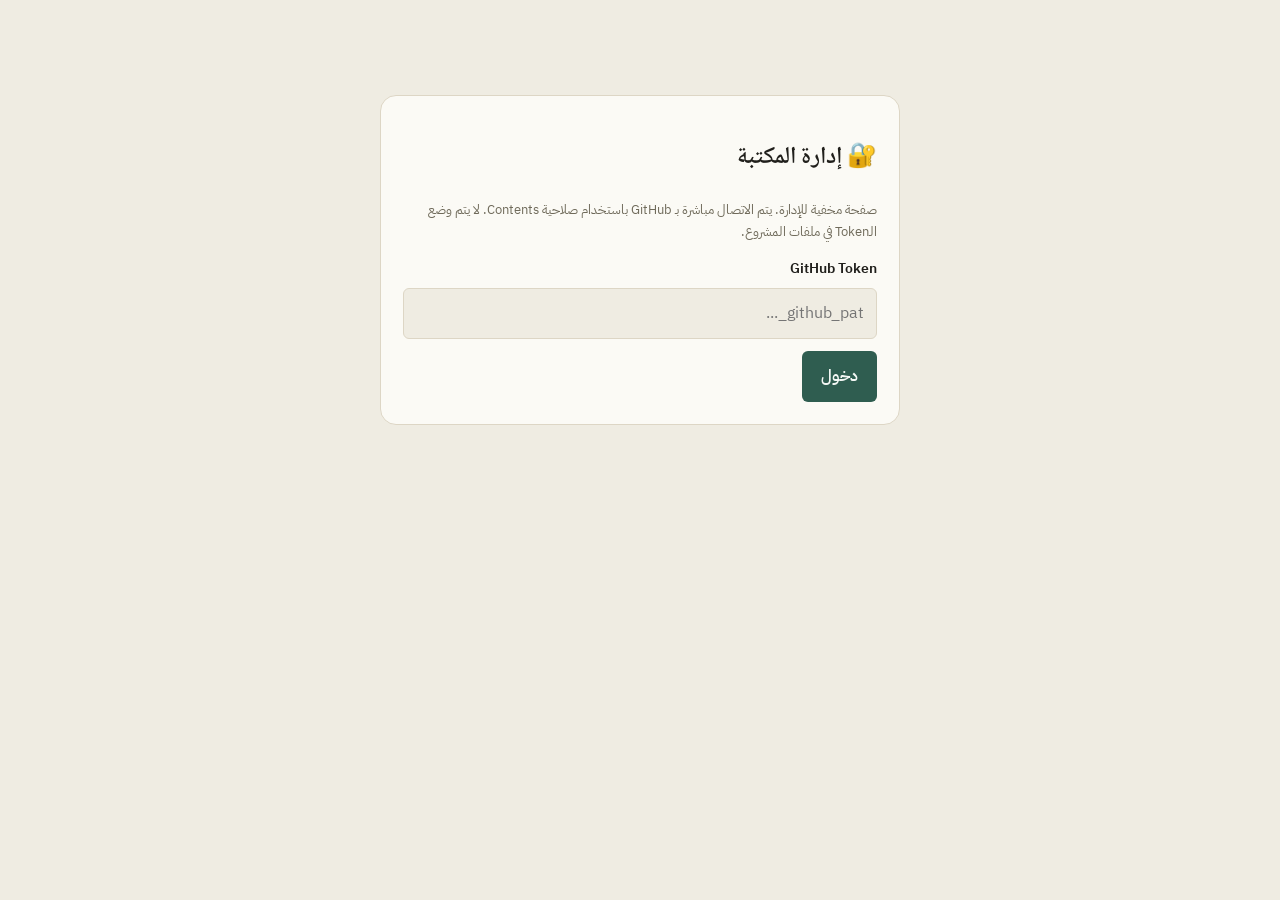
<file: admin.html>
<!doctype html>
<html lang="ar" dir="rtl">
<head>
<meta charset="utf-8"><meta name="viewport" content="width=device-width,initial-scale=1">
<link rel="icon" href="icons/icon-192.png" type="image/png">
<link rel="preconnect" href="https://fonts.googleapis.com">
<link rel="preconnect" href="https://fonts.gstatic.com" crossorigin>
<link href="https://fonts.googleapis.com/css2?family=Noto+Naskh+Arabic:wght@500;600;700&family=IBM+Plex+Sans+Arabic:wght@400;500;600;700&display=swap" rel="stylesheet">
<title>إدارة المكتبة</title><link rel="stylesheet" href="style.css">
<style>
body{font-family:var(--font-body)}
.admin{max-width:1000px;margin:auto;padding:25px 15px}.panel{background:var(--surface);border:1px solid var(--line);border-radius:var(--radius-l);padding:22px;margin-bottom:18px}
h1,h2{font-family:var(--font-display)}
label{display:block;font-weight:600;margin:14px 0 7px;font-size:14px}input,textarea,select{width:100%;padding:11px 12px;border:1px solid var(--line);border-radius:var(--radius-s);background:var(--bg);color:var(--text);font:inherit}textarea{min-height:85px}.row{display:grid;grid-template-columns:1fr 1fr;gap:14px}.btn{border:1px solid transparent;border-radius:var(--radius-s);padding:11px 18px;cursor:pointer;margin-top:12px;font-weight:600}.primary{background:var(--primary);color:var(--primary-ink)}.soft{background:var(--soft);color:var(--text);border-color:var(--line)}.danger{background:transparent;color:var(--danger);border-color:var(--danger)}.hint{color:var(--muted);font-size:13px;line-height:1.7}.msg{margin-top:13px;padding:12px;border-radius:var(--radius-s);background:var(--soft);border:1px solid var(--line)}.login{max-width:520px;margin:70px auto}.part-upload{display:grid;grid-template-columns:26px 1fr auto;gap:10px;align-items:center;margin:6px 0;padding:9px 12px;background:var(--soft);border-radius:var(--radius-s)}.order-num{color:var(--muted);font-weight:600;text-align:center;font-size:13px}.file-name{overflow:hidden;text-overflow:ellipsis;white-space:nowrap;font-size:14px}.file-actions{display:flex;gap:4px}.file-actions button{margin:0;padding:6px 9px;font-size:12px}.files-list{max-height:360px;overflow:auto;padding-inline-end:4px;margin-top:8px}.site-row{display:flex;align-items:center;justify-content:space-between;gap:10px;border-bottom:1px solid var(--line);padding:13px 0}.site-row:last-child{border:0}.actions{display:flex;gap:7px;flex-wrap:wrap}.check{display:flex;gap:9px;align-items:center;margin-top:13px}.check input{width:auto}@media(max-width:650px){.row{grid-template-columns:1fr}.part-upload{grid-template-columns:22px 1fr}.file-actions{grid-column:1/-1;justify-content:flex-end;margin-top:4px}}
</style></head>
<body>
<div class="admin">
<section id="login" class="panel login">
<h1>🔐 إدارة المكتبة</h1><p class="hint">صفحة مخفية للإدارة. يتم الاتصال مباشرة بـ GitHub باستخدام صلاحية Contents. لا يتم وضع الـToken في ملفات المشروع.</p>
<label>GitHub Token</label><input id="token" type="password" autocomplete="off" placeholder="github_pat_...">
<button class="btn primary" id="loginBtn">دخول</button>
</section>

<div id="app" class="hidden">
<section class="panel">
<h1>⚙️ إعدادات GitHub</h1>
<div class="row"><div><label>Owner</label><input id="owner" placeholder="ahmed-programmer-1"></div><div><label>Repository</label><input id="repo" placeholder="rdry"></div></div>
<label>Branch</label><input id="branch" value="main">
<button class="btn primary" id="saveSettings">اختبار الاتصال وحفظ</button>
<button class="btn soft" id="logout">تسجيل الخروج</button>
</section>

<section class="panel">
<h2 id="formTitle">➕ إضافة محتوى</h2>
<div class="row"><div><label>اسم الدرس / الكورس</label><input id="name" placeholder="JavaScript للمبتدئين"></div><div><label>التصنيف</label><input id="category" placeholder="JavaScript"></div></div>
<label>الوصف</label><textarea id="description" placeholder="وصف يظهر على الكرت"></textarea>
<div class="row"><div><label>المستوى</label><select id="level"><option value="">بدون تحديد</option><option>مبتدئ</option><option>متوسط</option><option>متقدم</option></select></div><div><label>المدة</label><input id="duration" placeholder="120 دقيقة"></div></div>
<label>الوسوم</label><input id="tags" placeholder="javascript, frontend, beginner">
<label>صورة الكرت (اختياري)</label><input id="image" type="file" accept="image/*">
<label>أجزاء الدرس</label>
<p class="hint">اختر كل ملفات HTML للدرس دفعة واحدة — من غير حد أقصى لعددها. هيتم ترتيبها تلقائيًا حسب اسم الملف، وتقدر تعدّل الترتيب بالأسهم لو حبيت.</p>
<input id="htmlFiles" type="file" accept=".html,.htm,text/html" multiple>
<div id="selectedFiles"></div>
<label class="check"><input id="featured" type="checkbox"> ⭐ اجعل هذا المحتوى مميزًا</label>
<button class="btn primary" id="submit">رفع إلى GitHub</button>
<button class="btn soft hidden" id="cancel">إلغاء التعديل</button>
<div id="msg" class="msg hidden"></div>
</section>

<section class="panel"><h2>📚 المحتوى الحالي</h2><div id="list">جاري التحميل...</div></section>
</div>
</div>

<script>
const API="https://api.github.com";let token=sessionStorage.getItem("libraryToken")||"",sites=[],editing=-1;
const $=x=>document.getElementById(x);
function cfg(){return{owner:$("owner").value.trim(),repo:$("repo").value.trim(),branch:$("branch").value.trim()||"main"}}
function headers(){return{"Accept":"application/vnd.github+json","Authorization":"Bearer "+token,"X-GitHub-Api-Version":"2022-11-28","Content-Type":"application/json"}}
function msg(t,err=false){$("msg").textContent=t;$("msg").style.background=err?"#fef3f2":"var(--soft)";$("msg").style.color=err?"#b42318":"var(--text)";$("msg").classList.remove("hidden")}
function esc(v){return String(v??"").replace(/[&<>"']/g,c=>({"&":"&amp;","<":"&lt;",">":"&gt;",'"':"&quot;","'":"&#039;"}[c]))}
function slug(v){return (v.normalize("NFKD").replace(/[^\u0600-\u06FF\w\s-]/g,"").trim().replace(/\s+/g,"-").replace(/-+/g,"-")||"content")+"-"+Math.random().toString(36).slice(2,7)}
function b64(t){const a=new TextEncoder().encode(t);let s="";for(let i=0;i<a.length;i+=0x8000)s+=String.fromCharCode(...a.subarray(i,i+0x8000));return btoa(s)}
function f64(f){return new Promise((res,rej)=>{const r=new FileReader();r.onload=()=>res(r.result.split(",")[1]);r.onerror=rej;r.readAsDataURL(f)})}
async function apiError(r){let text="";try{text=await r.text()}catch{}let m=text;try{const j=JSON.parse(text);m=j.message||text}catch{}
 if(r.status===401)return Error("Token غير صالح أو منتهي. تأكد من نسخ Token صحيح.");
 if(r.status===403)return Error("لا تملك صلاحية كافية (تأكد أن Token يملك Contents: Read and write).");
 if(r.status===404)return Error("لم يتم العثور على المستودع. تأكد من Owner وRepository وأن Token يملك صلاحية الوصول له.");
 if(r.status===409||r.status===422)return Error("تعارض في البيانات (قد يكون الملف تغيّر في GitHub). أعد المحاولة بعد تحديث الصفحة.");
 return Error(m||("خطأ من GitHub: "+r.status))}
async function get(path){const c=cfg(),url=`${API}/repos/${encodeURIComponent(c.owner)}/${encodeURIComponent(c.repo)}/contents/${path.split("/").map(encodeURIComponent).join("/")}?ref=${encodeURIComponent(c.branch)}`;const r=await fetch(url,{headers:headers()});if(r.status===404)return null;if(!r.ok)throw await apiError(r);return r.json()}
async function put(path,content,message,sha=null){const c=cfg(),url=`${API}/repos/${encodeURIComponent(c.owner)}/${encodeURIComponent(c.repo)}/contents/${path.split("/").map(encodeURIComponent).join("/")}`,body={message,content,branch:c.branch};if(sha)body.sha=sha;const r=await fetch(url,{method:"PUT",headers:headers(),body:JSON.stringify(body)});if(!r.ok)throw await apiError(r);return r.json()}
async function del(path,sha,message){const c=cfg(),url=`${API}/repos/${encodeURIComponent(c.owner)}/${encodeURIComponent(c.repo)}/contents/${path.split("/").map(encodeURIComponent).join("/")}`;const r=await fetch(url,{method:"DELETE",headers:headers(),body:JSON.stringify({message,sha,branch:c.branch})});if(!r.ok)throw await apiError(r)}
async function loadJson(){const x=await get("sites.json");if(!x){sites=[];return null}const bytes=Uint8Array.from(atob(x.content.replace(/\n/g,"")),c=>c.charCodeAt(0));sites=JSON.parse(new TextDecoder().decode(bytes));if(!Array.isArray(sites))sites=sites.sites||[];return x}
async function saveJson(item){return put("sites.json",b64(JSON.stringify(sites,null,2)+"\n"),"Update sites.json",item?.sha||null)}
function naturalCompare(a,b){const ax=[],bx=[];a.replace(/(\d+)|(\D+)/g,(_,d,s)=>{ax.push([d?parseInt(d,10):Infinity,s||""])});b.replace(/(\d+)|(\D+)/g,(_,d,s)=>{bx.push([d?parseInt(d,10):Infinity,s||""])});while(ax.length&&bx.length){const an=ax.shift(),bn=bx.shift();const nn=(an[0]-bn[0])||an[1].localeCompare(bn[1]);if(nn)return nn}return ax.length-bx.length}
function filesToDT(fs){const dt=new DataTransfer();fs.forEach(f=>dt.items.add(f));return dt.files}
function renderFiles(){
  const box=$("selectedFiles"),fs=[...$("htmlFiles").files];
  if(!fs.length){box.innerHTML="";return}
  box.innerHTML=`<p class="hint">${fs.length} ملف مختار.</p><div class="files-list">${fs.map((f,i)=>`<div class="part-upload"><span class="order-num">${i+1}</span><div class="file-name" title="${esc(f.name)}">${esc(f.name)}</div><div class="file-actions"><button type="button" class="btn soft move-up" data-i="${i}" ${i===0?"disabled":""}>▲</button><button type="button" class="btn soft move-down" data-i="${i}" ${i===fs.length-1?"disabled":""}>▼</button><button type="button" class="btn danger remove-file" data-i="${i}">حذف</button></div></div>`).join("")}</div>`;
  box.querySelectorAll(".remove-file").forEach(b=>b.onclick=()=>{const fs2=[...$("htmlFiles").files];fs2.splice(+b.dataset.i,1);$("htmlFiles").files=filesToDT(fs2);renderFiles()});
  box.querySelectorAll(".move-up").forEach(b=>b.onclick=()=>swapFiles(+b.dataset.i,+b.dataset.i-1));
  box.querySelectorAll(".move-down").forEach(b=>b.onclick=()=>swapFiles(+b.dataset.i,+b.dataset.i+1));
}
function swapFiles(i,j){const fs=[...$("htmlFiles").files];if(j<0||j>=fs.length)return;[fs[i],fs[j]]=[fs[j],fs[i]];$("htmlFiles").files=filesToDT(fs);renderFiles()}
$("htmlFiles").onchange=()=>{const sorted=[...$("htmlFiles").files].sort((a,b)=>naturalCompare(a.name,b.name));$("htmlFiles").files=filesToDT(sorted);renderFiles()};
async function runWithConcurrency(items,limit,worker){let idx=0;async function pull(){const i=idx++;if(i>=items.length)return;await worker(items[i],i);return pull()}await Promise.all(Array.from({length:Math.min(limit,items.length)},pull))}
function renderList(){$("list").innerHTML=sites.length?sites.map((s,i)=>`<div class="site-row"><div><strong>${esc(s.name)}</strong><div class="hint">${esc(s.category||"")} • ${(s.parts||[]).length||1} جزء ${s.featured?"• ⭐ مميز":""}</div></div><div class="actions"><button class="btn soft" onclick="editSite(${i})">تعديل</button><button class="btn danger" onclick="deleteSite(${i})">حذف</button></div></div>`).join(""):'<p class="hint">لا يوجد محتوى.</p>'}
window.editSite=i=>{const s=sites[i];editing=i;$("formTitle").textContent="✏️ تعديل المحتوى";$("name").value=s.name||"";$("category").value=s.category||"";$("description").value=s.description||"";$("level").value=s.level||"";$("duration").value=s.duration||"";$("tags").value=(s.tags||[]).join(", ");$("featured").checked=!!s.featured;$("htmlFiles").value="";const parts=s.parts||[];$("selectedFiles").innerHTML=`<p class="hint">الأجزاء الحالية (${parts.length}) — اترك اختيار الملفات فارغًا للإبقاء عليها كما هي:</p><div class="files-list">${parts.map((p,j)=>`<div class="part-upload"><span class="order-num">${j+1}</span><div class="file-name" title="${esc(p.title||p.file)}">${esc(p.title||p.file)}</div></div>`).join("")}</div>`;$("formTitle").scrollIntoView({behavior:"smooth"});$("cancel").classList.remove("hidden");$("submit").textContent="حفظ التعديل"};
$("cancel").onclick=()=>{editing=-1;$("formTitle").textContent="➕ إضافة محتوى";$("submit").textContent="رفع إلى GitHub";$("cancel").classList.add("hidden");$("name").value=$("category").value=$("description").value=$("duration").value=$("tags").value="";$("level").value="";$("featured").checked=false;$("htmlFiles").value="";$("image").value="";$("selectedFiles").innerHTML=""};
window.deleteSite=async i=>{const s=sites[i];if(!confirm(`حذف ${s.name}؟ سيتم حذف أجزاء HTML والصورة المرتبطة.`))return;try{msg("جاري الحذف...");for(const p of s.parts||[]){const x=await get(p.file);if(x)await del(p.file,x.sha,"Delete "+p.file)}if(s.image){const x=await get(s.image);if(x)await del(s.image,x.sha,"Delete "+s.image)}const item=await get("sites.json");sites.splice(i,1);await saveJson(item);renderList();msg("تم الحذف.")}catch(e){msg("فشل الحذف: "+e.message,true)}};
$("loginBtn").onclick=async()=>{token=$("token").value.trim();if(!token)return alert("أدخل Token");sessionStorage.setItem("libraryToken",token);$("login").classList.add("hidden");$("app").classList.remove("hidden");try{await loadJson();renderList();msg("تم الاتصال.")}catch(e){msg("فشل الاتصال: "+e.message,true)}};
$("saveSettings").onclick=async()=>{try{const c=cfg();if(!c.owner||!c.repo)throw Error("أدخل Owner وRepository");const r=await fetch(`${API}/repos/${encodeURIComponent(c.owner)}/${encodeURIComponent(c.repo)}`,{headers:headers()});if(!r.ok)throw await apiError(r);localStorage.setItem("libraryCfg",JSON.stringify(c));await loadJson();renderList();msg("تم حفظ الإعدادات والاتصال بنجاح.")}catch(e){msg("فشل الاتصال: "+e.message,true)}};
$("logout").onclick=()=>{sessionStorage.removeItem("libraryToken");location.reload()};
$("submit").onclick=async()=>{
 try{
  const c=cfg(),name=$("name").value.trim();if(!token||!c.owner||!c.repo)throw Error("أكمل إعدادات GitHub.");if(!name)throw Error("اكتب الاسم.");
  const fs=[...$("htmlFiles").files];if(editing<0&&!fs.length)throw Error("اختر ملف HTML واحدًا على الأقل.");
  for(const f of fs)if(!/\.html?$/i.test(f.name))throw Error(`الملف "${f.name}" ليس HTML. كل الأجزاء يجب أن تكون HTML.`);
  msg("جاري تجهيز الملفات...");
  const jsonItem=await get("sites.json");let old=editing>=0?{...sites[editing]}:null;const id=old?.id||slug(name), folder=`courses/${id}`;
  let parts=old?.parts||[];
  if(fs.length){
    const next=new Array(fs.length),failed=[];let done=0;
    await runWithConcurrency(fs,3,async(f,i)=>{
      const file=`${folder}/part-${String(i+1).padStart(2,"0")}.html`;
      try{const existing=await get(file);await put(file,await f64(f),old?"Update "+file:"Add "+file,existing?.sha||null);next[i]={title:f.name.replace(/\.html?$/i,"").replace(/[-_]+/g," "),file}}
      catch(e){failed.push(f.name)}
      done++;msg(`جاري رفع الملفات... (${done} من ${fs.length})`);
    });
    if(failed.length)throw Error(`فشل رفع ${failed.length} ملف: ${failed.slice(0,5).join("، ")}${failed.length>5?" ...":""}. أعد المحاولة قبل الحفظ.`);
    if(old?.parts){const toDelete=old.parts.filter(p=>!next.some(n=>n.file===p.file));await runWithConcurrency(toDelete,3,async p=>{const x=await get(p.file);if(x)await del(p.file,x.sha,"Delete old "+p.file)})}
    parts=next;
  }
  let imagePath=old?.image||"";const image=$("image").files[0];
  if(image){const ext=(image.name.match(/\.([a-z0-9]+)$/i)||[])[1]||"png";imagePath=`courses/${id}/cover.${ext}`;const x=await get(imagePath);await put(imagePath,await f64(image),"Add/update cover",x?.sha||null);if(old?.image&&old.image!==imagePath){const y=await get(old.image);if(y)await del(old.image,y.sha,"Delete old cover")}}
  const obj={id,name,description:$("description").value.trim(),category:$("category").value.trim(),level:$("level").value,duration:$("duration").value.trim(),tags:$("tags").value.split(",").map(x=>x.trim()).filter(Boolean),featured:$("featured").checked,image:imagePath,parts};
  if(editing>=0)sites[editing]=obj;else sites.push(obj);await saveJson(jsonItem);renderList();msg(editing>=0?"تم تعديل المحتوى بنجاح.":"تمت إضافة المحتوى بنجاح.");$("cancel").click();
 }catch(e){msg("فشلت العملية: "+e.message,true);console.error(e)}
};
(function(){const c=JSON.parse(localStorage.getItem("libraryCfg")||"{}");$("owner").value=c.owner||"";$("repo").value=c.repo||"";$("branch").value=c.branch||"main";if(token){$("login").classList.add("hidden");$("app").classList.remove("hidden");loadJson().then(renderList).catch(e=>msg("تعذر تحميل المحتوى: "+e.message,true))}})();
</script></body></html>
</file>
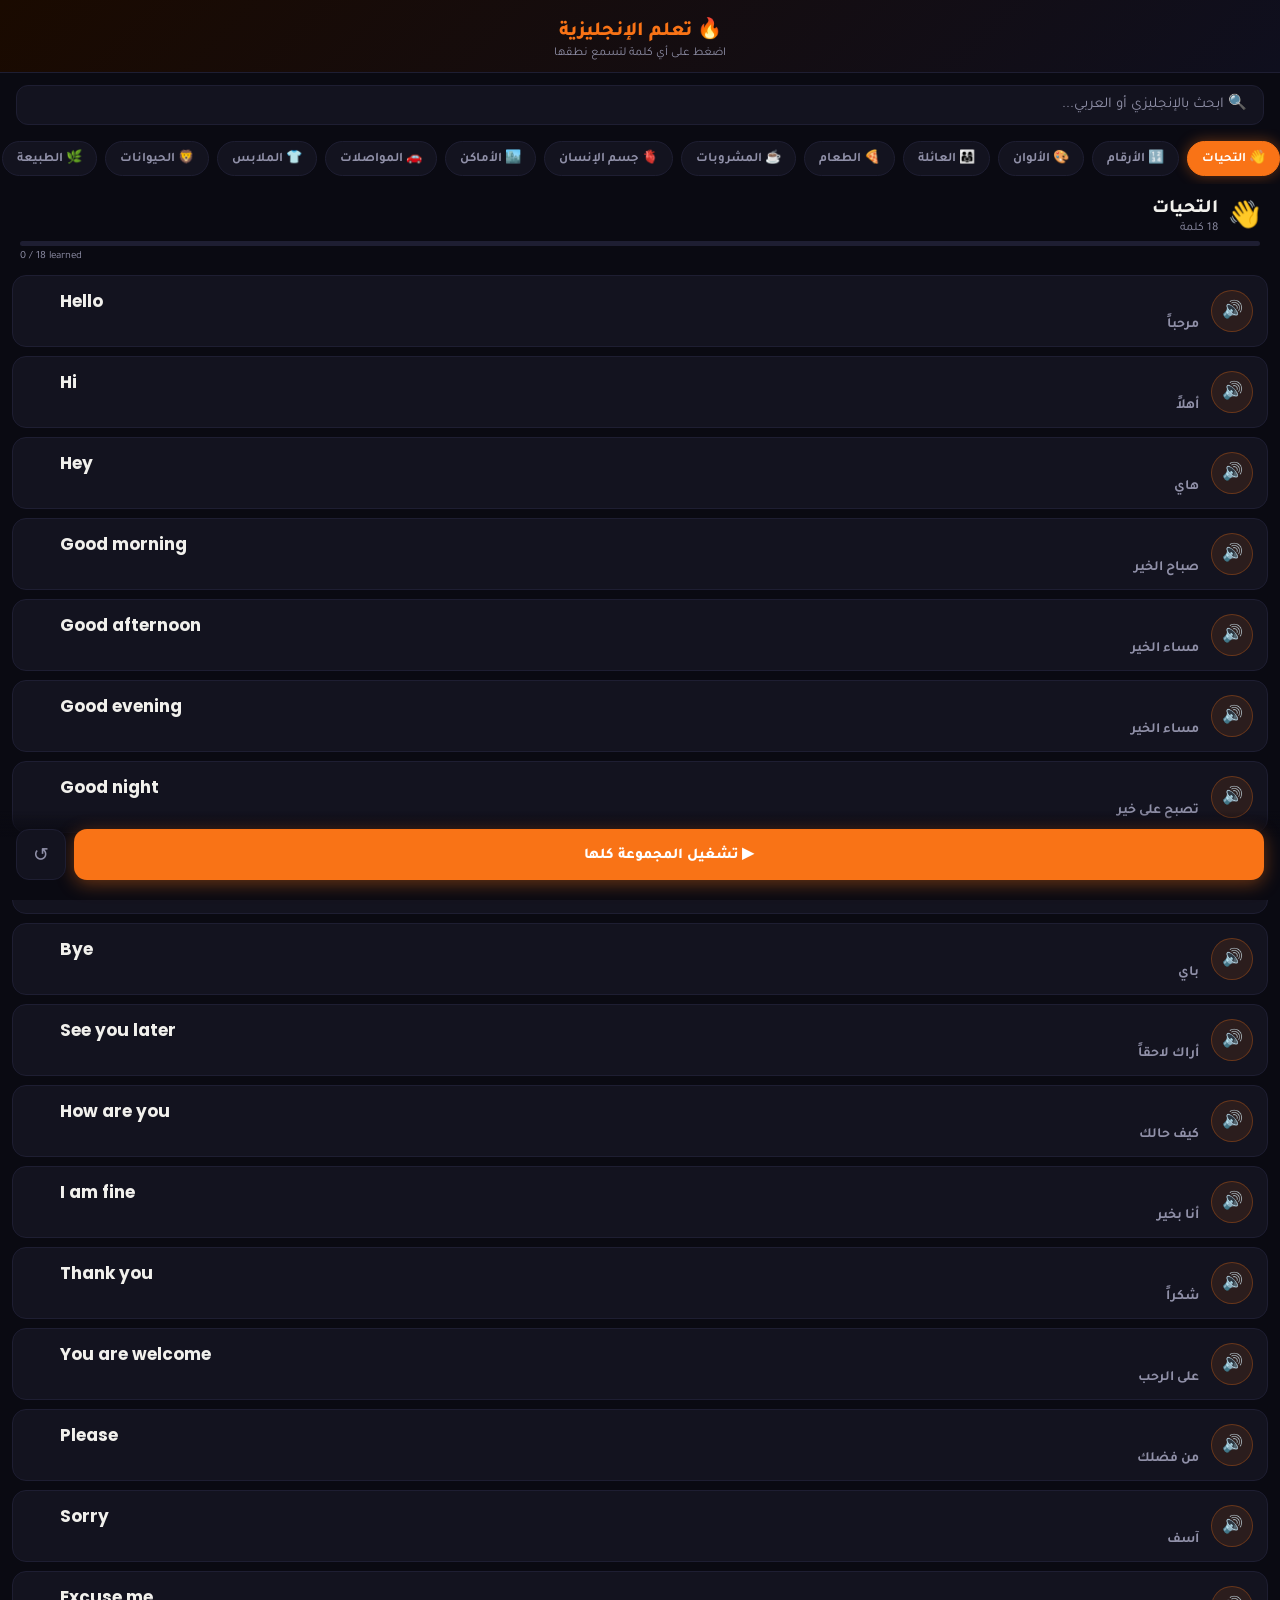
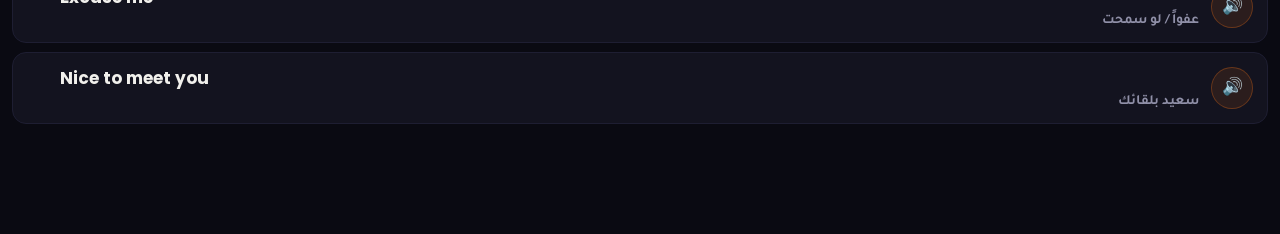
<file: courses/كلمات-40-مستوي-26qtd/part-01.html>
<!DOCTYPE html>
<html lang="ar" dir="rtl">
<head>
<meta charset="UTF-8">
<meta name="viewport" content="width=device-width, initial-scale=1.0">
<title>🔥 تعلم الإنجليزية</title>
<link href="https://fonts.googleapis.com/css2?family=Tajawal:wght@400;700;800&family=Poppins:wght@600;700&display=swap" rel="stylesheet">
<style>
  :root {
    --bg: #0a0a12;
    --card: #13131f;
    --border: #1e1e32;
    --accent: #f97316;
    --accent2: #fb923c;
    --text: #f1f0ec;
    --muted: #9090a8;
    --green: #22c55e;
  }
  * { margin: 0; padding: 0; box-sizing: border-box; }
  body {
    font-family: 'Tajawal', sans-serif;
    background: var(--bg);
    color: var(--text);
    min-height: 100vh;
    overflow-x: hidden;
  }

  .topbar {
    background: linear-gradient(135deg, #1a0a00 0%, #0f0f1e 100%);
    border-bottom: 1px solid var(--border);
    padding: 16px 20px 12px;
    text-align: center;
    position: sticky;
    top: 0;
    z-index: 100;
  }
  .topbar h1 { font-size: 20px; font-weight: 800; color: var(--accent); }
  .topbar p { font-size: 12px; color: var(--muted); margin-top: 2px; }

  /* Search */
  .search-wrap { padding: 12px 16px 4px; }
  .search-input {
    width: 100%;
    background: var(--card);
    border: 1.5px solid var(--border);
    border-radius: 12px;
    padding: 10px 16px;
    color: var(--text);
    font-family: 'Tajawal', sans-serif;
    font-size: 15px;
    outline: none;
    transition: border-color 0.2s;
    direction: rtl;
  }
  .search-input:focus { border-color: var(--accent); }
  .search-input::placeholder { color: var(--muted); }

  /* Categories grid */
  .cats-wrap {
    padding: 12px 12px 8px;
    overflow-x: auto;
    display: flex;
    gap: 8px;
    scrollbar-width: none;
    scroll-snap-type: x mandatory;
  }
  .cats-wrap::-webkit-scrollbar { display: none; }
  .cat-btn {
    flex-shrink: 0;
    background: var(--card);
    border: 1.5px solid var(--border);
    color: var(--muted);
    border-radius: 20px;
    padding: 7px 14px;
    font-size: 13px;
    font-family: 'Tajawal', sans-serif;
    font-weight: 700;
    cursor: pointer;
    transition: all 0.2s;
    white-space: nowrap;
    scroll-snap-align: start;
  }
  .cat-btn.active {
    background: var(--accent);
    border-color: var(--accent);
    color: white;
    box-shadow: 0 0 14px rgba(249,115,22,0.4);
  }
  .cat-btn:hover:not(.active) { border-color: var(--accent); color: var(--accent); }

  /* Group header */
  .grp-header {
    padding: 14px 20px 6px;
    display: flex;
    align-items: center;
    gap: 10px;
  }
  .grp-emoji { font-size: 26px; }
  .grp-name { font-size: 19px; font-weight: 800; }
  .grp-sub { font-size: 12px; color: var(--muted); }

  /* Progress */
  .prog-wrap { padding: 0 20px 12px; }
  .prog-bar { background: var(--border); border-radius: 8px; height: 5px; overflow: hidden; }
  .prog-fill {
    height: 100%;
    background: linear-gradient(90deg, var(--accent), var(--accent2));
    border-radius: 8px;
    transition: width 0.5s;
  }
  .prog-label { font-size: 11px; color: var(--muted); margin-top: 4px; direction: ltr; text-align: left; }

  /* Cards */
  .cards { padding: 0 12px 110px; display: flex; flex-direction: column; gap: 9px; }
  .word-card {
    background: var(--card);
    border: 1.5px solid var(--border);
    border-radius: 14px;
    padding: 12px 14px;
    display: flex;
    align-items: center;
    gap: 12px;
    cursor: pointer;
    transition: all 0.18s;
    position: relative;
    overflow: hidden;
  }
  .word-card:hover { border-color: rgba(249,115,22,0.4); transform: translateY(-1px); box-shadow: 0 5px 18px rgba(0,0,0,0.3); }
  .word-card.playing { border-color: var(--accent); box-shadow: 0 0 18px rgba(249,115,22,0.3); }
  .word-card.learned { border-color: rgba(34,197,94,0.35); }
  .word-card.hidden { display: none; }

  .snd-btn {
    width: 42px; height: 42px;
    border-radius: 50%;
    background: rgba(249,115,22,0.1);
    border: 1.5px solid rgba(249,115,22,0.3);
    display: flex; align-items: center; justify-content: center;
    flex-shrink: 0; font-size: 17px;
    transition: all 0.2s;
  }
  .word-card.playing .snd-btn { background: var(--accent); border-color: var(--accent); animation: pulse 0.8s infinite; }
  .word-card.learned .snd-btn { background: rgba(34,197,94,0.1); border-color: rgba(34,197,94,0.4); }
  @keyframes pulse { 0%,100%{transform:scale(1)} 50%{transform:scale(1.1)} }

  .wc { flex: 1; }
  .w-en { font-family: 'Poppins', sans-serif; font-size: 17px; font-weight: 700; direction: ltr; text-align: left; }
  .w-ar { font-size: 14px; font-weight: 700; color: var(--muted); text-align: right; margin-top: 3px; }
  .w-check { font-size: 17px; opacity: 0; transition: opacity 0.3s; }
  .word-card.learned .w-check { opacity: 1; }

  /* Bottom bar */
  .bottom-bar {
    position: fixed; bottom: 0; left: 0; right: 0;
    background: linear-gradient(to top, var(--bg) 70%, transparent);
    padding: 18px 16px 20px;
    display: flex; gap: 8px;
  }
  .btn-play {
    flex: 1; background: var(--accent); color: white; border: none;
    border-radius: 13px; padding: 13px;
    font-family: 'Tajawal', sans-serif; font-size: 15px; font-weight: 800;
    cursor: pointer; transition: all 0.2s;
    box-shadow: 0 4px 18px rgba(249,115,22,0.4);
  }
  .btn-play:hover { transform: scale(1.02); }
  .btn-reset {
    background: var(--card); border: 1.5px solid var(--border);
    color: var(--muted); border-radius: 13px; padding: 13px 16px;
    font-size: 19px; cursor: pointer; transition: all 0.2s;
  }
  .btn-reset:hover { border-color: var(--accent); color: var(--accent); }

  /* Toast */
  .toast {
    position: fixed; top: 76px; left: 50%;
    transform: translateX(-50%) translateY(-15px);
    background: var(--green); color: white;
    padding: 9px 18px; border-radius: 18px;
    font-size: 13px; font-weight: 700;
    opacity: 0; transition: all 0.3s;
    pointer-events: none; z-index: 999;
  }
  .toast.show { opacity: 1; transform: translateX(-50%) translateY(0); }

  /* Search results */
  .search-results { padding: 0 12px 110px; display: flex; flex-direction: column; gap: 9px; }
  .no-results { text-align: center; padding: 40px; color: var(--muted); font-size: 15px; }

  #search-view { display: none; }
  #main-view { display: block; }
</style>
</head>
<body>

<div class="topbar">
  <h1>🔥 تعلم الإنجليزية</h1>
  <p>اضغط على أي كلمة لتسمع نطقها</p>
</div>

<div class="search-wrap">
  <input class="search-input" id="searchBox" placeholder="🔍 ابحث بالإنجليزي أو العربي..." oninput="handleSearch(this.value)" />
</div>

<div id="search-view">
  <div class="search-results" id="searchResults"></div>
</div>

<div id="main-view">
  <div class="cats-wrap" id="tabs"></div>
  <div id="groupContent"></div>
</div>

<div class="bottom-bar" id="bottomBar">
  <button class="btn-play" id="btnPlay" onclick="playAll()">▶ تشغيل المجموعة كلها</button>
  <button class="btn-reset" onclick="resetLearned()" title="إعادة تعيين">↺</button>
</div>

<div class="toast" id="toast"></div>

<script>
const groups = [
  { id:"greetings", emoji:"👋", name:"التحيات", words:[
    {en:"Hello",ar:"مرحباً"},{en:"Hi",ar:"أهلاً"},{en:"Hey",ar:"هاي"},
    {en:"Good morning",ar:"صباح الخير"},{en:"Good afternoon",ar:"مساء الخير"},
    {en:"Good evening",ar:"مساء الخير"},{en:"Good night",ar:"تصبح على خير"},
    {en:"Goodbye",ar:"وداعاً"},{en:"Bye",ar:"باي"},{en:"See you later",ar:"أراك لاحقاً"},
    {en:"How are you",ar:"كيف حالك"},{en:"I am fine",ar:"أنا بخير"},
    {en:"Thank you",ar:"شكراً"},{en:"You are welcome",ar:"على الرحب"},
    {en:"Please",ar:"من فضلك"},{en:"Sorry",ar:"آسف"},
    {en:"Excuse me",ar:"عفواً / لو سمحت"},{en:"Nice to meet you",ar:"سعيد بلقائك"}
  ]},
  { id:"numbers", emoji:"🔢", name:"الأرقام", words:[
    {en:"Zero",ar:"صفر"},{en:"One",ar:"واحد"},{en:"Two",ar:"اثنان"},
    {en:"Three",ar:"ثلاثة"},{en:"Four",ar:"أربعة"},{en:"Five",ar:"خمسة"},
    {en:"Six",ar:"ستة"},{en:"Seven",ar:"سبعة"},{en:"Eight",ar:"ثمانية"},
    {en:"Nine",ar:"تسعة"},{en:"Ten",ar:"عشرة"},{en:"Eleven",ar:"أحد عشر"},
    {en:"Twelve",ar:"اثنا عشر"},{en:"Thirteen",ar:"ثلاثة عشر"},{en:"Fourteen",ar:"أربعة عشر"},
    {en:"Fifteen",ar:"خمسة عشر"},{en:"Sixteen",ar:"ستة عشر"},{en:"Seventeen",ar:"سبعة عشر"},
    {en:"Eighteen",ar:"ثمانية عشر"},{en:"Nineteen",ar:"تسعة عشر"},{en:"Twenty",ar:"عشرون"},
    {en:"Thirty",ar:"ثلاثون"},{en:"Forty",ar:"أربعون"},{en:"Fifty",ar:"خمسون"},
    {en:"Sixty",ar:"ستون"},{en:"Seventy",ar:"سبعون"},{en:"Eighty",ar:"ثمانون"},
    {en:"Ninety",ar:"تسعون"},{en:"Hundred",ar:"مئة"},{en:"Thousand",ar:"ألف"},
    {en:"Million",ar:"مليون"},{en:"Billion",ar:"بليون"}
  ]},
  { id:"colors", emoji:"🎨", name:"الألوان", words:[
    {en:"Red",ar:"أحمر"},{en:"Blue",ar:"أزرق"},{en:"Green",ar:"أخضر"},
    {en:"Yellow",ar:"أصفر"},{en:"Black",ar:"أسود"},{en:"White",ar:"أبيض"},
    {en:"Orange",ar:"برتقالي"},{en:"Pink",ar:"زهري"},{en:"Brown",ar:"بني"},
    {en:"Grey",ar:"رمادي"},{en:"Purple",ar:"بنفسجي"},{en:"Gold",ar:"ذهبي"},
    {en:"Silver",ar:"فضي"},{en:"Dark",ar:"غامق"},{en:"Light",ar:"فاتح"}
  ]},
  { id:"family", emoji:"👨‍👩‍👧", name:"العائلة", words:[
    {en:"Father",ar:"أب"},{en:"Mother",ar:"أم"},{en:"Brother",ar:"أخ"},
    {en:"Sister",ar:"أخت"},{en:"Son",ar:"ابن"},{en:"Daughter",ar:"بنت"},
    {en:"Husband",ar:"زوج"},{en:"Wife",ar:"زوجة"},{en:"Grandfather",ar:"جد"},
    {en:"Grandmother",ar:"جدة"},{en:"Uncle",ar:"عم / خال"},{en:"Aunt",ar:"عمة / خالة"},
    {en:"Child",ar:"طفل"},{en:"Baby",ar:"رضيع"},{en:"Parent",ar:"والد"},
    {en:"Parents",ar:"والدين"},{en:"Family",ar:"عائلة"},{en:"Man",ar:"رجل"},
    {en:"Woman",ar:"امرأة"},{en:"Boy",ar:"ولد"},{en:"Girl",ar:"بنت"}
  ]},
  { id:"food", emoji:"🍕", name:"الطعام", words:[
    {en:"Water",ar:"ماء"},{en:"Food",ar:"طعام"},{en:"Bread",ar:"خبز"},
    {en:"Rice",ar:"أرز"},{en:"Meat",ar:"لحم"},{en:"Chicken",ar:"دجاج"},
    {en:"Fish",ar:"سمك"},{en:"Egg",ar:"بيضة"},{en:"Cheese",ar:"جبن"},
    {en:"Milk",ar:"حليب"},{en:"Coffee",ar:"قهوة"},{en:"Tea",ar:"شاي"},
    {en:"Juice",ar:"عصير"},{en:"Apple",ar:"تفاحة"},{en:"Orange",ar:"برتقالة"},
    {en:"Banana",ar:"موزة"},{en:"Lemon",ar:"ليمون"},{en:"Sugar",ar:"سكر"},
    {en:"Salt",ar:"ملح"},{en:"Soup",ar:"شوربة"},{en:"Cake",ar:"كعكة"},
    {en:"Breakfast",ar:"إفطار"},{en:"Lunch",ar:"غداء"},{en:"Dinner",ar:"عشاء"},
    {en:"Beef",ar:"لحم بقر"},{en:"Corn",ar:"ذرة"}
  ]},
  { id:"drinks", emoji:"☕", name:"المشروبات", words:[
    {en:"Water",ar:"ماء"},{en:"Coffee",ar:"قهوة"},{en:"Tea",ar:"شاي"},
    {en:"Juice",ar:"عصير"},{en:"Milk",ar:"حليب"},{en:"Beer",ar:"جعة"},
    {en:"Wine",ar:"نبيذ"},{en:"Beverage",ar:"مشروب"},{en:"Ice",ar:"جليد"},
    {en:"Cup",ar:"كوب"},{en:"Bottle",ar:"زجاجة"},{en:"Glass",ar:"كأس"}
  ]},
  { id:"body", emoji:"🫀", name:"جسم الإنسان", words:[
    {en:"Head",ar:"رأس"},{en:"Eye",ar:"عين"},{en:"Ear",ar:"أذن"},
    {en:"Nose",ar:"أنف"},{en:"Mouth",ar:"فم"},{en:"Lip",ar:"شفة"},
    {en:"Tooth",ar:"سن"},{en:"Tongue",ar:"لسان"},{en:"Neck",ar:"رقبة"},
    {en:"Shoulder",ar:"كتف"},{en:"Arm",ar:"ذراع"},{en:"Hand",ar:"يد"},
    {en:"Finger",ar:"إصبع"},{en:"Back",ar:"ظهر"},{en:"Chest",ar:"صدر"},
    {en:"Leg",ar:"ساق"},{en:"Knee",ar:"ركبة"},{en:"Foot",ar:"قدم"},
    {en:"Toe",ar:"أصبع القدم"},{en:"Skin",ar:"جلد"},{en:"Blood",ar:"دم"},
    {en:"Bone",ar:"عظمة"},{en:"Brain",ar:"عقل"},{en:"Heart",ar:"قلب"},
    {en:"Hair",ar:"شعر"},{en:"Beard",ar:"ذقن"},{en:"Body",ar:"جسم"},
    {en:"Face",ar:"وجه"}
  ]},
  { id:"places", emoji:"🏙️", name:"الأماكن", words:[
    {en:"House",ar:"بيت"},{en:"School",ar:"مدرسة"},{en:"Hospital",ar:"مستشفى"},
    {en:"Airport",ar:"مطار"},{en:"Bank",ar:"بنك"},{en:"Market",ar:"سوق"},
    {en:"Restaurant",ar:"مطعم"},{en:"Hotel",ar:"فندق"},{en:"Library",ar:"مكتبة"},
    {en:"Park",ar:"حديقة"},{en:"Beach",ar:"شاطئ"},{en:"Office",ar:"مكتب"},
    {en:"Kitchen",ar:"مطبخ"},{en:"Bathroom",ar:"حمام"},{en:"Bedroom",ar:"غرفة نوم"},
    {en:"Church",ar:"كنيسة"},{en:"Prison",ar:"سجن"},{en:"Theater",ar:"مسرح"},
    {en:"University",ar:"جامعة"},{en:"Store",ar:"محل"},{en:"Pool",ar:"مسبح"},
    {en:"Farm",ar:"مزرعة"},{en:"City",ar:"مدينة"},{en:"Camp",ar:"مخيم"},
    {en:"Club",ar:"نادي"}
  ]},
  { id:"transport", emoji:"🚗", name:"المواصلات", words:[
    {en:"Car",ar:"سيارة"},{en:"Bus",ar:"حافلة"},{en:"Train",ar:"قطار"},
    {en:"Plane",ar:"طائرة"},{en:"Ship",ar:"سفينة"},{en:"Bicycle",ar:"دراجة"},
    {en:"Truck",ar:"شاحنة"},{en:"Boat",ar:"قارب"},{en:"Taxi",ar:"سيارة أجرة"},
    {en:"Ticket",ar:"تذكرة"},{en:"Transport",ar:"مواصلات"},{en:"Drive",ar:"يقود"},
    {en:"Gasoline",ar:"بنزين"},{en:"Tire",ar:"إطار"},{en:"Engine",ar:"محرك"},
    {en:"Airport",ar:"مطار"},{en:"Train station",ar:"محطة القطار"}
  ]},
  { id:"clothing", emoji:"👕", name:"الملابس", words:[
    {en:"Shirt",ar:"قميص"},{en:"Pants",ar:"بنطلون"},{en:"Dress",ar:"فستان"},
    {en:"Shoes",ar:"أحذية"},{en:"Hat",ar:"قبعة"},{en:"Coat",ar:"معطف"},
    {en:"Suit",ar:"بدلة"},{en:"Skirt",ar:"تنورة"},{en:"T-shirt",ar:"تيشيرت"},
    {en:"Clothing",ar:"ملابس"},{en:"Pocket",ar:"جيب"},{en:"Ring",ar:"خاتم"},
    {en:"Watch",ar:"ساعة"}
  ]},
  { id:"animals", emoji:"🦁", name:"الحيوانات", words:[
    {en:"Dog",ar:"كلب"},{en:"Cat",ar:"قطة"},{en:"Bird",ar:"عصفور"},
    {en:"Fish",ar:"سمك"},{en:"Horse",ar:"حصان"},{en:"Cow",ar:"بقرة"},
    {en:"Pig",ar:"خنزير"},{en:"Mouse",ar:"فأر"},{en:"Chicken",ar:"دجاجة"},
    {en:"Animal",ar:"حيوان"},{en:"Wing",ar:"جناح"},{en:"Snake",ar:"ثعبان"}
  ]},
  { id:"nature", emoji:"🌿", name:"الطبيعة", words:[
    {en:"Sun",ar:"شمس"},{en:"Moon",ar:"قمر"},{en:"Star",ar:"نجمة"},
    {en:"Sky",ar:"سماء"},{en:"Earth",ar:"أرض"},{en:"Water",ar:"ماء"},
    {en:"Fire",ar:"نار"},{en:"Wind",ar:"رياح"},{en:"Rain",ar:"مطر"},
    {en:"Snow",ar:"ثلج"},{en:"Ice",ar:"جليد"},{en:"Mountain",ar:"جبل"},
    {en:"River",ar:"نهر"},{en:"Sea",ar:"بحر"},{en:"Lake",ar:"بحيرة"},
    {en:"Forest",ar:"غابة"},{en:"Tree",ar:"شجرة"},{en:"Flower",ar:"زهرة"},
    {en:"Grass",ar:"عشب"},{en:"Leaf",ar:"ورقة"},{en:"Sand",ar:"رمل"},
    {en:"Dust",ar:"غبار"},{en:"Stone",ar:"حجر"},{en:"Hill",ar:"تل"},
    {en:"Valley",ar:"وادي"},{en:"Island",ar:"جزيرة"},{en:"Nature",ar:"طبيعة"},
    {en:"Plant",ar:"نبات"},{en:"Seed",ar:"بذرة"},{en:"Root",ar:"جذر"}
  ]},
  { id:"home", emoji:"🏠", name:"المنزل", words:[
    {en:"House",ar:"بيت"},{en:"Door",ar:"باب"},{en:"Window",ar:"نافذة"},
    {en:"Wall",ar:"حائط"},{en:"Floor",ar:"أرضية"},{en:"Ceiling",ar:"سقف"},
    {en:"Roof",ar:"سطح"},{en:"Room",ar:"غرفة"},{en:"Kitchen",ar:"مطبخ"},
    {en:"Bathroom",ar:"حمام"},{en:"Bedroom",ar:"غرفة نوم"},{en:"Table",ar:"طاولة"},
    {en:"Chair",ar:"مقعد"},{en:"Bed",ar:"سرير"},{en:"Lamp",ar:"مصباح"},
    {en:"Clock",ar:"ساعة"},{en:"Key",ar:"مفتاح"},{en:"Lock",ar:"قفل"},
    {en:"Soap",ar:"صابون"},{en:"Plate",ar:"صحن"},{en:"Cup",ar:"كوب"},
    {en:"Spoon",ar:"ملعقة"},{en:"Fork",ar:"شوكة"},{en:"Knife",ar:"سكين"},
    {en:"Bottle",ar:"زجاجة"},{en:"Box",ar:"صندوق"},{en:"Bag",ar:"حقيبة"}
  ]},
  { id:"school", emoji:"🎒", name:"المدرسة", words:[
    {en:"School",ar:"مدرسة"},{en:"Teacher",ar:"مدرس"},{en:"Student",ar:"طالب"},
    {en:"Book",ar:"كتاب"},{en:"Pen",ar:"قلم"},{en:"Pencil",ar:"قلم رصاص"},
    {en:"Paper",ar:"ورق"},{en:"Test",ar:"اختبار"},{en:"Study",ar:"يدرس"},
    {en:"Learn",ar:"يتعلم"},{en:"Read",ar:"يقرأ"},{en:"Write",ar:"يكتب"},
    {en:"Class",ar:"صف"},{en:"Science",ar:"علم"},{en:"University",ar:"جامعة"},
    {en:"Magazine",ar:"مجلة"},{en:"Page",ar:"صفحة"}
  ]},
  { id:"work", emoji:"💼", name:"العمل", words:[
    {en:"Work",ar:"عمل"},{en:"Job",ar:"مهنة"},{en:"Doctor",ar:"دكتور"},
    {en:"Teacher",ar:"مدرس"},{en:"Manager",ar:"مدير"},{en:"Employee",ar:"موظف"},
    {en:"Lawyer",ar:"محامي"},{en:"Reporter",ar:"مراسل"},{en:"Soldier",ar:"جندي"},
    {en:"Secretary",ar:"سكرتير"},{en:"Waiter",ar:"نادل"},{en:"Actor",ar:"ممثل"},
    {en:"Artist",ar:"فنان"},{en:"Company",ar:"شركة"},{en:"Business",ar:"عمل"},
    {en:"Salary",ar:"راتب"},{en:"Office",ar:"مكتب"},{en:"Report",ar:"تقرير"}
  ]},
  { id:"tech", emoji:"💻", name:"التكنولوجيا", words:[
    {en:"Computer",ar:"كمبيوتر"},{en:"Laptop",ar:"لابتوب"},{en:"Phone",ar:"هاتف"},
    {en:"Cell phone",ar:"هاتف جوال"},{en:"Television",ar:"تلفزيون"},
    {en:"Camera",ar:"كاميرا"},{en:"Radio",ar:"راديو"},{en:"Screen",ar:"شاشة"},
    {en:"Internet",ar:"إنترنت"},{en:"Network",ar:"شبكة"},{en:"Technology",ar:"تكنولوجيا"},
    {en:"Electronics",ar:"إلكترونيات"},{en:"Program",ar:"برنامج"},
    {en:"System",ar:"نظام"},{en:"Energy",ar:"طاقة"}
  ]},
  { id:"time", emoji:"⏰", name:"الوقت", words:[
    {en:"Time",ar:"وقت"},{en:"Day",ar:"يوم"},{en:"Night",ar:"ليل"},
    {en:"Morning",ar:"الصباح"},{en:"Afternoon",ar:"الظهيرة"},{en:"Evening",ar:"مساء"},
    {en:"Hour",ar:"ساعة"},{en:"Minute",ar:"دقيقة"},{en:"Week",ar:"أسبوع"},
    {en:"Month",ar:"شهر"},{en:"Year",ar:"عام"},{en:"Today",ar:"اليوم"},
    {en:"Tomorrow",ar:"غداً"},{en:"Yesterday",ar:"أمس"},{en:"Now",ar:"الآن"},
    {en:"Season",ar:"موسم"},{en:"Summer",ar:"صيف"},{en:"Winter",ar:"شتاء"},
    {en:"Spring",ar:"ربيع"},{en:"Date",ar:"تاريخ"}
  ]},
  { id:"days", emoji:"📅", name:"أيام الأسبوع", words:[
    {en:"Sunday",ar:"الأحد"},{en:"Monday",ar:"الاثنين"},{en:"Tuesday",ar:"الثلاثاء"},
    {en:"Wednesday",ar:"الأربعاء"},{en:"Thursday",ar:"الخميس"},{en:"Friday",ar:"الجمعة"},
    {en:"Saturday",ar:"السبت"},{en:"Weekend",ar:"عطلة نهاية الأسبوع"},
    {en:"Holiday",ar:"عطلة"}
  ]},
  { id:"months", emoji:"📆", name:"أشهر السنة", words:[
    {en:"January",ar:"يناير"},{en:"February",ar:"فبراير"},{en:"March",ar:"مارس"},
    {en:"April",ar:"إبريل"},{en:"May",ar:"مايو"},{en:"June",ar:"يونيو"},
    {en:"July",ar:"يوليو"},{en:"August",ar:"أغسطس"},{en:"September",ar:"سبتمبر"},
    {en:"October",ar:"أكتوبر"},{en:"November",ar:"نوفمبر"},{en:"December",ar:"ديسمبر"}
  ]},
  { id:"adjectives", emoji:"✨", name:"الصفات", words:[
    {en:"Good",ar:"جيد"},{en:"Bad",ar:"سيء"},{en:"Big",ar:"كبير"},
    {en:"Small",ar:"صغير"},{en:"Long",ar:"طويل"},{en:"Short",ar:"قصير"},
    {en:"Tall",ar:"طويل"},{en:"Fast",ar:"سريع"},{en:"Slow",ar:"بطيء"},
    {en:"Hot",ar:"ساخن"},{en:"Cold",ar:"بارد"},{en:"Warm",ar:"دافئ"},
    {en:"New",ar:"جديد"},{en:"Old",ar:"قديم"},{en:"Young",ar:"صغير"},
    {en:"Beautiful",ar:"جميل"},{en:"Ugly",ar:"قبيح"},{en:"Clean",ar:"نظيف"},
    {en:"Dirty",ar:"قذر"},{en:"Easy",ar:"سهل"},{en:"Hard",ar:"صعب"},
    {en:"Happy",ar:"سعيد"},{en:"Sad",ar:"حزين"},{en:"Healthy",ar:"صحي"},
    {en:"Sick",ar:"مريض"},{en:"Rich",ar:"غني"},{en:"Poor",ar:"فقير"},
    {en:"Strong",ar:"قوي"},{en:"Weak",ar:"ضعيف"},{en:"Heavy",ar:"ثقيل"},
    {en:"Light",ar:"خفيف"},{en:"Deep",ar:"عميق"},{en:"Loud",ar:"عالي الصوت"},
    {en:"Quiet",ar:"هادئ"},{en:"Full",ar:"ممتلئ"},{en:"Empty",ar:"فارغ"},
    {en:"Free",ar:"مجاني"},{en:"Expensive",ar:"غالي"},{en:"Cheap",ar:"رخيص"},
    {en:"Important",ar:"مهم"},{en:"Famous",ar:"مشهور"},{en:"Special",ar:"خاص"},
    {en:"Real",ar:"حقيقي"},{en:"Possible",ar:"ممكن"},{en:"Different",ar:"مختلف"},
    {en:"Valuable",ar:"ذو قيمة"}
  ]},
  { id:"verbs", emoji:"⚡", name:"الأفعال", words:[
    {en:"Go",ar:"يذهب"},{en:"Come",ar:"يأتي"},{en:"Eat",ar:"يأكل"},
    {en:"Drink",ar:"يشرب"},{en:"Sleep",ar:"ينام"},{en:"Wake up",ar:"يصحو"},
    {en:"Run",ar:"يركض"},{en:"Walk",ar:"يمشي"},{en:"Sit",ar:"يجلس"},
    {en:"Stand",ar:"يقف"},{en:"Give",ar:"يعطي"},{en:"Take",ar:"يأخذ"},
    {en:"Buy",ar:"يشتري"},{en:"Sell",ar:"يبيع"},{en:"Pay",ar:"يدفع"},
    {en:"Cook",ar:"يطبخ"},{en:"Clean",ar:"ينظف"},{en:"Wash",ar:"يغسل"},
    {en:"Open",ar:"يفتح"},{en:"Close",ar:"يغلق"},{en:"Start",ar:"يبدأ"},
    {en:"Stop",ar:"يتوقف"},{en:"Help",ar:"يساعد"},{en:"Need",ar:"يحتاج"},
    {en:"Want",ar:"يريد"},{en:"Like",ar:"يعجب"},{en:"Love",ar:"يحب"},
    {en:"Know",ar:"يعرف"},{en:"Think",ar:"يفكر"},{en:"Feel",ar:"يشعر"},
    {en:"See",ar:"يرى"},{en:"Hear",ar:"يسمع"},{en:"Speak",ar:"يتحدث"},
    {en:"Ask",ar:"يسأل"},{en:"Answer",ar:"يجيب"},{en:"Learn",ar:"يتعلم"},
    {en:"Work",ar:"يعمل"},{en:"Play",ar:"يلعب"},{en:"Sing",ar:"يغني"},
    {en:"Dance",ar:"يرقص"},{en:"Swim",ar:"يسبح"},{en:"Fly",ar:"يطير"},
    {en:"Drive",ar:"يقود"},{en:"Write",ar:"يكتب"},{en:"Read",ar:"يقرأ"},
    {en:"Draw",ar:"يرسم"},{en:"Laugh",ar:"يضحك"},{en:"Cry",ar:"يبكي"},
    {en:"Fight",ar:"يقاتل"},{en:"Win",ar:"يفوز"},{en:"Lose",ar:"يخسر"},
    {en:"Live",ar:"يعيش"},{en:"Die",ar:"يموت"},{en:"Build",ar:"يبني"},
    {en:"Break",ar:"يكسر"},{en:"Cut",ar:"يقطع"},{en:"Jump",ar:"يقفز"},
    {en:"Throw",ar:"يرمي"},{en:"Catch",ar:"يمسك"}
  ]},
  { id:"pronouns", emoji:"🗣️", name:"الضمائر والكلمات الشائعة", words:[
    {en:"I",ar:"أنا"},{en:"You",ar:"أنت / أنتم"},{en:"He",ar:"هو"},
    {en:"She",ar:"هي"},{en:"We",ar:"نحن"},{en:"They",ar:"هم"},
    {en:"It",ar:"هو / هي"},{en:"This",ar:"هذا"},{en:"That",ar:"ذلك"},
    {en:"Here",ar:"هنا"},{en:"There",ar:"هناك"},{en:"Yes",ar:"نعم"},
    {en:"No",ar:"لا"},{en:"What",ar:"ما"},{en:"Where",ar:"أين"},
    {en:"When",ar:"متى"},{en:"Who",ar:"من"},{en:"Why",ar:"لماذا"},
    {en:"How",ar:"كيف"},{en:"Which",ar:"أي"},{en:"Both",ar:"كلا"},
    {en:"Each",ar:"كل"},{en:"All",ar:"جميع"},{en:"Many",ar:"العديد"},
    {en:"More",ar:"أكثر"},{en:"Most",ar:"معظم"},{en:"Also",ar:"أيضاً"},
    {en:"Always",ar:"دائماً"},{en:"Never",ar:"أبداً"}
  ]},
  { id:"directions", emoji:"🧭", name:"الاتجاهات والحركة", words:[
    {en:"North",ar:"شمال"},{en:"South",ar:"جنوب"},{en:"East",ar:"شرق"},
    {en:"West",ar:"غرب"},{en:"Right",ar:"يمين"},{en:"Left",ar:"يسار"},
    {en:"Up",ar:"أعلى"},{en:"Down",ar:"أسفل"},{en:"Front",ar:"أمامي"},
    {en:"Back",ar:"الخلف"},{en:"Inside",ar:"داخل"},{en:"Outside",ar:"خارج"},
    {en:"Over",ar:"فوق"},{en:"Under",ar:"تحت"},{en:"Between",ar:"بين"},
    {en:"Direction",ar:"اتجاه"},{en:"Way",ar:"طريق"},{en:"Turn",ar:"ينعطف"}
  ]},
  { id:"feelings", emoji:"❤️", name:"المشاعر", words:[
    {en:"Happy",ar:"سعيد"},{en:"Sad",ar:"حزين"},{en:"Angry",ar:"غاضب"},
    {en:"Love",ar:"حب"},{en:"Fear",ar:"خوف"},{en:"Hope",ar:"أمل"},
    {en:"Dream",ar:"حلم"},{en:"Pain",ar:"ألم"},{en:"Peace",ar:"سلام"},
    {en:"Care",ar:"اهتمام"},{en:"Kind",ar:"طيب"},{en:"Nice",ar:"لطيف"},
    {en:"Smile",ar:"يبتسم"},{en:"Cry",ar:"يبكي"},{en:"Laugh",ar:"يضحك"},
    {en:"Concern",ar:"قلق"},{en:"Interest",ar:"اهتمام"}
  ]},
  { id:"health", emoji:"🏥", name:"الصحة والطب", words:[
    {en:"Doctor",ar:"دكتور"},{en:"Hospital",ar:"مستشفى"},{en:"Medicine",ar:"دواء"},
    {en:"Disease",ar:"مرض"},{en:"Patient",ar:"مريض"},{en:"Sick",ar:"مريض"},
    {en:"Healthy",ar:"صحي"},{en:"Pain",ar:"ألم"},{en:"Blood",ar:"دم"},
    {en:"Heart",ar:"قلب"},{en:"Injury",ar:"إصابة"},{en:"Drug",ar:"دواء"},
    {en:"Temperature",ar:"درجة الحرارة"},{en:"Death",ar:"وفاة"},
    {en:"Alive",ar:"على قيد الحياة"},{en:"Dead",ar:"ميت"},
    {en:"Blind",ar:"كفيف"},{en:"Deaf",ar:"أصم"}
  ]},
  { id:"money", emoji:"💰", name:"المال والتسوق", words:[
    {en:"Money",ar:"مال"},{en:"Price",ar:"سعر"},{en:"Pay",ar:"يدفع"},
    {en:"Buy",ar:"يشتري"},{en:"Sell",ar:"يبيع"},{en:"Expensive",ar:"غالي"},
    {en:"Cheap",ar:"رخيص"},{en:"Free",ar:"مجاني"},{en:"Rich",ar:"غني"},
    {en:"Poor",ar:"فقير"},{en:"Dollar",ar:"دولار"},{en:"Bill",ar:"فاتورة"},
    {en:"Card",ar:"كارت"},{en:"Bank",ar:"بنك"},{en:"Deal",ar:"صفقة"},
    {en:"Cost",ar:"تكلفة"},{en:"Salary",ar:"راتب"},{en:"Spend",ar:"ينفق"},
    {en:"Contract",ar:"عقد"}
  ]},
  { id:"sports", emoji:"⚽", name:"الرياضة", words:[
    {en:"Sport",ar:"رياضة"},{en:"Game",ar:"لعبة"},{en:"Play",ar:"يلعب"},
    {en:"Team",ar:"فريق"},{en:"Player",ar:"لاعب"},{en:"Win",ar:"يفوز"},
    {en:"Lose",ar:"يخسر"},{en:"Run",ar:"يركض"},{en:"Jump",ar:"يقفز"},
    {en:"Swim",ar:"يسبح"},{en:"Exercise",ar:"تمرين"},{en:"Race",ar:"سباق"},
    {en:"Ball",ar:"كرة"},{en:"Pool",ar:"مسبح"}
  ]},
  { id:"arts", emoji:"🎵", name:"الفنون والترفيه", words:[
    {en:"Music",ar:"موسيقى"},{en:"Song",ar:"أغنية"},{en:"Sing",ar:"يغني"},
    {en:"Dance",ar:"يرقص"},{en:"Art",ar:"فن"},{en:"Artist",ar:"فنان"},
    {en:"Movie",ar:"فيلم"},{en:"Theater",ar:"مسرح"},{en:"Television",ar:"تلفزيون"},
    {en:"Radio",ar:"راديو"},{en:"Book",ar:"كتاب"},{en:"Story",ar:"قصة"},
    {en:"Draw",ar:"يرسم"},{en:"Paint",ar:"طلاء"},{en:"Camera",ar:"كاميرا"},
    {en:"Photograph",ar:"صورة"},{en:"Band",ar:"فرقة موسيقية"},
    {en:"Instrument",ar:"آلة موسيقية"}
  ]},
  { id:"education", emoji:"📚", name:"التعليم والمعرفة", words:[
    {en:"School",ar:"مدرسة"},{en:"University",ar:"جامعة"},{en:"Science",ar:"علم"},
    {en:"Information",ar:"معلومة"},{en:"Example",ar:"مثال"},{en:"Idea",ar:"فكرة"},
    {en:"Question",ar:"سؤال"},{en:"Answer",ar:"إجابة"},{en:"Test",ar:"اختبار"},
    {en:"Course",ar:"دورة"},{en:"Level",ar:"مستوى"},{en:"Result",ar:"نتيجة"},
    {en:"Problem",ar:"مشكلة"},{en:"System",ar:"نظام"},{en:"Process",ar:"عملية"},
    {en:"Image",ar:"صورة"}
  ]},
  { id:"society", emoji:"🌍", name:"المجتمع والسياسة", words:[
    {en:"Country",ar:"دولة"},{en:"City",ar:"مدينة"},{en:"Government",ar:"حكومة"},
    {en:"President",ar:"رئيس"},{en:"King",ar:"ملك"},{en:"Queen",ar:"ملكة"},
    {en:"Police",ar:"شرطة"},{en:"Army",ar:"جيش"},{en:"War",ar:"حرب"},
    {en:"Peace",ar:"سلام"},{en:"Election",ar:"انتخابات"},{en:"Law",ar:"قانون"},
    {en:"Court",ar:"محكمة"},{en:"People",ar:"أشخاص"},{en:"Society",ar:"مجتمع"},
    {en:"Public",ar:"عام"},{en:"Social",ar:"اجتماعي"},{en:"Political",ar:"سياسي"},
    {en:"News",ar:"أخبار"},{en:"Report",ar:"تقرير"}
  ]},
  { id:"religion", emoji:"🕌", name:"الدين", words:[
    {en:"God",ar:"الله"},{en:"Religion",ar:"دين"},{en:"Pray",ar:"يصلي"},
    {en:"Heaven",ar:"جنة"},{en:"Hell",ar:"جحيم"},{en:"Priest",ar:"كاهن"},
    {en:"Church",ar:"كنيسة"},{en:"Peace",ar:"سلام"}
  ]},
  { id:"materials", emoji:"🪨", name:"المواد والأشكال", words:[
    {en:"Wood",ar:"خشب"},{en:"Stone",ar:"حجر"},{en:"Metal",ar:"معدن"},
    {en:"Plastic",ar:"بلاستيك"},{en:"Glass",ar:"زجاج"},{en:"Gold",ar:"ذهب"},
    {en:"Silver",ar:"فضة"},{en:"Diamond",ar:"الماس"},{en:"Copper",ar:"نحاس"},
    {en:"Iron",ar:"حديد"},{en:"Oil",ar:"زيت"},{en:"Clay",ar:"طين"},
    {en:"Circle",ar:"دائرة"},{en:"Square",ar:"مربع"},{en:"Line",ar:"خط"},
    {en:"Shape",ar:"شكل"},{en:"Surface",ar:"سطح"}
  ]},
  { id:"measurements", emoji:"📏", name:"القياسات والأوزان", words:[
    {en:"Meter",ar:"متر"},{en:"Centimeter",ar:"سنتيميتر"},{en:"Kilometer",ar:"كيلومتر"},
    {en:"Inch",ar:"إنش"},{en:"Foot",ar:"قدم"},{en:"Kilogram",ar:"كيلوجرام"},
    {en:"Pound",ar:"رطل"},{en:"Temperature",ar:"درجة الحرارة"},{en:"Weight",ar:"وزن"},
    {en:"Half",ar:"نصف"},{en:"Hundred",ar:"مئة"},{en:"Thousand",ar:"ألف"},
    {en:"Million",ar:"مليون"},{en:"Number",ar:"رقم"},{en:"Rate",ar:"معدل"}
  ]},
  { id:"ordinals", emoji:"🥇", name:"الترتيب", words:[
    {en:"First",ar:"أول"},{en:"Second",ar:"ثاني"},{en:"Third",ar:"ثالث"},
    {en:"Fourth",ar:"رابع"},{en:"Fifth",ar:"خامس"},{en:"Last",ar:"الأخير"},
    {en:"Next",ar:"التالي"},{en:"Once",ar:"مرة واحدة"},{en:"Again",ar:"مرة أخرى"}
  ]},
  { id:"prepositions", emoji:"🔗", name:"حروف الجر والربط", words:[
    {en:"And",ar:"و"},{en:"But",ar:"لكن"},{en:"Or",ar:"أو"},{en:"Because",ar:"لأن"},
    {en:"Before",ar:"قبل"},{en:"After",ar:"بعد"},{en:"During",ar:"خلال"},
    {en:"Since",ar:"منذ"},{en:"For",ar:"إلى"},{en:"From",ar:"من"},
    {en:"With",ar:"مع"},{en:"Into",ar:"داخل"},{en:"Over",ar:"فوق"},
    {en:"Between",ar:"بين"},{en:"Yet",ar:"بعد"},{en:"Even",ar:"حتى"},
    {en:"Than",ar:"من"},{en:"While",ar:"بينما"}
  ]},
  { id:"misc_adj", emoji:"🔑", name:"كلمات مفيدة أخرى", words:[
    {en:"New",ar:"الجديد"},{en:"Same",ar:"نفس الشيء"},{en:"Other",ar:"آخر"},
    {en:"Another",ar:"آخر"},{en:"Any",ar:"أي"},{en:"Everything",ar:"كل شيء"},
    {en:"Nothing",ar:"لا شيء"},{en:"Anything",ar:"أي شيء"},{en:"Only",ar:"فقط"},
    {en:"Very",ar:"جداً"},{en:"Too",ar:"أيضاً"},{en:"Well",ar:"بشكل جيد"},
    {en:"Enough",ar:"كافي"},{en:"A lot",ar:"كثيراً"},{en:"Sure",ar:"بالتأكيد"},
    {en:"Maybe",ar:"ربما"},{en:"Together",ar:"معاً"},{en:"Alone",ar:"وحيد"},
    {en:"General",ar:"عام"},{en:"Local",ar:"محلي"},{en:"Main",ar:"أساسي"},
    {en:"Real",ar:"حقيقي"},{en:"True",ar:"صحيح"},{en:"Wrong",ar:"خطأ"},
    {en:"Right",ar:"صح"}
  ]},
  { id:"communications", emoji:"📱", name:"التواصل", words:[
    {en:"Talk",ar:"يتكلم"},{en:"Say",ar:"يقول"},{en:"Tell",ar:"يخبر"},
    {en:"Ask",ar:"يسأل"},{en:"Answer",ar:"يجيب"},{en:"Send",ar:"يرسل"},
    {en:"Receive",ar:"يستلم"},{en:"Call",ar:"مكالمة"},{en:"Letter",ar:"رسالة"},
    {en:"Note",ar:"ملاحظة"},{en:"News",ar:"أخبار"},{en:"Message",ar:"رسالة"},
    {en:"Language",ar:"لغة"},{en:"Word",ar:"كلمة"},{en:"Voice",ar:"صوت"},
    {en:"Sound",ar:"صوت"},{en:"Share",ar:"يشارك"}
  ]},
  { id:"geography", emoji:"🗺️", name:"الجغرافيا", words:[
    {en:"World",ar:"العالم"},{en:"Country",ar:"دولة"},{en:"City",ar:"مدينة"},
    {en:"Town",ar:"مدينة"},{en:"Street",ar:"شارع"},{en:"Road",ar:"طريق"},
    {en:"Bridge",ar:"جسر"},{en:"Mountain",ar:"جبل"},{en:"Valley",ar:"وادي"},
    {en:"Island",ar:"جزيرة"},{en:"Sea",ar:"بحر"},{en:"River",ar:"نهر"},
    {en:"Lake",ar:"بحيرة"},{en:"Forest",ar:"غابة"},{en:"Desert",ar:"صحراء"},
    {en:"Space",ar:"الفضاء"},{en:"Map",ar:"خريطة"},{en:"Location",ar:"موقع"},
    {en:"Area",ar:"منطقة"},{en:"East",ar:"شرق"},{en:"West",ar:"غرب"},
    {en:"North",ar:"شمال"},{en:"South",ar:"جنوب"}
  ]},
  { id:"food2", emoji:"🥘", name:"أدوات المطبخ", words:[
    {en:"Plate",ar:"صحن"},{en:"Cup",ar:"كوب"},{en:"Spoon",ar:"ملعقة"},
    {en:"Fork",ar:"شوكة"},{en:"Knife",ar:"سكين"},{en:"Pot",ar:"قدر"},
    {en:"Pan",ar:"مقلاة"},{en:"Oven",ar:"فرن"},{en:"Bottle",ar:"زجاجة"},
    {en:"Box",ar:"صندوق"},{en:"Bag",ar:"حقيبة"},{en:"Cook",ar:"يطبخ"},
    {en:"Mix",ar:"يخلط"},{en:"Taste",ar:"يتذوق"},{en:"Smell",ar:"يشم"}
  ]},
  { id:"abstract", emoji:"💡", name:"مفاهيم مجردة", words:[
    {en:"Life",ar:"الحياة"},{en:"Death",ar:"وفاة"},{en:"Time",ar:"وقت"},
    {en:"Power",ar:"قوة"},{en:"Energy",ar:"طاقة"},{en:"Force",ar:"قوة"},
    {en:"Idea",ar:"فكرة"},{en:"Plan",ar:"خطة"},{en:"Goal",ar:"هدف"},
    {en:"Value",ar:"القيمة"},{en:"Truth",ar:"حقيقة"},{en:"Problem",ar:"مشكلة"},
    {en:"Result",ar:"نتيجة"},{en:"Effect",ar:"تأثير"},{en:"Cause",ar:"سبب"},
    {en:"Reason",ar:"السبب"},{en:"Future",ar:"مستقبل"},{en:"Present",ar:"الحاضر"},
    {en:"Past",ar:"الماضي"},{en:"Change",ar:"تغيير"},{en:"Freedom",ar:"حرية"},
    {en:"Experience",ar:"خبرة"},{en:"Knowledge",ar:"معرفة"}
  ]},
  { id:"social", emoji:"🤝", name:"الحياة الاجتماعية", words:[
    {en:"Friend",ar:"صديق"},{en:"Neighbor",ar:"جار"},{en:"Guest",ar:"ضيف"},
    {en:"Wedding",ar:"زفاف"},{en:"Party",ar:"حفلة"},{en:"Gift",ar:"هدية"},
    {en:"Visit",ar:"يزور"},{en:"Meet",ar:"يقابل"},{en:"Marriage",ar:"زواج"},
    {en:"Marry",ar:"يتزوج"},{en:"Celebrate",ar:"يحتفل"},{en:"Together",ar:"معاً"},
    {en:"Group",ar:"مجموعة"},{en:"Team",ar:"فريق"},{en:"Member",ar:"عضو"},
    {en:"Community",ar:"مجتمع"}
  ]},
  { id:"crime", emoji:"⚖️", name:"القانون والجريمة", words:[
    {en:"Law",ar:"قانون"},{en:"Police",ar:"شرطة"},{en:"Court",ar:"محكمة"},
    {en:"Prison",ar:"سجن"},{en:"Crime",ar:"جريمة"},{en:"Attack",ar:"هجوم"},
    {en:"Victim",ar:"ضحية"},{en:"Murder",ar:"جريمة قتل"},{en:"Steal",ar:"يسرق"},
    {en:"Fight",ar:"يقاتل"},{en:"Arrest",ar:"يعتقل"},{en:"Judge",ar:"قاضي"},
    {en:"Lawyer",ar:"محامي"},{en:"Bail",ar:"كفالة"},{en:"Case",ar:"قضية"}
  ]},
  { id:"outer", emoji:"🚀", name:"الفضاء والكون", words:[
    {en:"Space",ar:"الفضاء"},{en:"Star",ar:"نجمة"},{en:"Moon",ar:"قمر"},
    {en:"Sun",ar:"شمس"},{en:"Earth",ar:"أرض"},{en:"Sky",ar:"سماء"},
    {en:"Planet",ar:"كوكب"},{en:"Galaxy",ar:"مجرة"},{en:"Nuclear",ar:"نووي"},
    {en:"Science",ar:"علم"},{en:"Light",ar:"ضوء"},{en:"Dark",ar:"مظلم"},
    {en:"Universe",ar:"الكون"}
  ]}
];

let currentGroup = 0;
let learned = JSON.parse(localStorage.getItem('eng_learned') || '{}');
let isPlayingAll = false;
let searchMode = false;

function init() {
  const tabs = document.getElementById('tabs');
  groups.forEach((g, i) => {
    const btn = document.createElement('button');
    btn.className = 'cat-btn' + (i === 0 ? ' active' : '');
    btn.id = 'tab-' + i;
    btn.textContent = g.emoji + ' ' + g.name;
    btn.onclick = () => switchGroup(i);
    tabs.appendChild(btn);
  });
  renderGroup(0);
}

function switchGroup(i) {
  stopAll();
  document.querySelectorAll('.cat-btn').forEach((b, j) => b.classList.toggle('active', j === i));
  currentGroup = i;
  renderGroup(i);
  document.getElementById('tabs').children[i].scrollIntoView({ behavior: 'smooth', inline: 'center', block: 'nearest' });
}

function renderGroup(i) {
  const g = groups[i];
  const learned_count = g.words.filter((_, wi) => learned[g.id + '-' + wi]).length;
  const pct = Math.round(learned_count / g.words.length * 100);

  let html = `
    <div class="grp-header">
      <span class="grp-emoji">${g.emoji}</span>
      <div><div class="grp-name">${g.name}</div><div class="grp-sub">${g.words.length} كلمة</div></div>
    </div>
    <div class="prog-wrap">
      <div class="prog-bar"><div class="prog-fill" style="width:${pct}%"></div></div>
      <div class="prog-label">${learned_count} / ${g.words.length} learned</div>
    </div>
    <div class="cards" id="cards">`;

  g.words.forEach((w, wi) => {
    const key = g.id + '-' + wi;
    const isL = learned[key] ? ' learned' : '';
    html += `<div class="word-card${isL}" id="wc-${wi}" onclick="speak('${w.en.replace(/'/g,"\\'")}',${i},${wi})">
      <div class="snd-btn">🔊</div>
      <div class="wc">
        <div class="w-en">${w.en}</div>
        <div class="w-ar">${w.ar}</div>
      </div>
      <div class="w-check">✅</div>
    </div>`;
  });
  html += '</div>';
  document.getElementById('groupContent').innerHTML = html;
}

function speak(text, gi, wi) {
  stopAll();
  if (!window.speechSynthesis) { showToast("⚠️ المتصفح لا يدعم الصوت"); return; }
  const key = groups[gi].id + '-' + wi;
  const card = document.getElementById('wc-' + wi);
  if (card) card.classList.add('playing');

  const utt = new SpeechSynthesisUtterance(text);
  utt.lang = 'en-US'; utt.rate = 0.85;
  utt.onend = () => {
    if (card) { card.classList.remove('playing'); card.classList.add('learned'); }
    learned[key] = true;
    localStorage.setItem('eng_learned', JSON.stringify(learned));
    updateProg(gi);
  };
  utt.onerror = () => { if (card) card.classList.remove('playing'); };
  window.speechSynthesis.speak(utt);
}

function speakSearch(text, key, cardId) {
  stopAll();
  if (!window.speechSynthesis) return;
  const card = document.getElementById(cardId);
  if (card) card.classList.add('playing');
  const utt = new SpeechSynthesisUtterance(text);
  utt.lang = 'en-US'; utt.rate = 0.85;
  utt.onend = () => {
    if (card) { card.classList.remove('playing'); card.classList.add('learned'); }
    learned[key] = true;
    localStorage.setItem('eng_learned', JSON.stringify(learned));
  };
  utt.onerror = () => { if (card) card.classList.remove('playing'); };
  window.speechSynthesis.speak(utt);
}

function stopAll() {
  window.speechSynthesis && window.speechSynthesis.cancel();
  document.querySelectorAll('.word-card.playing').forEach(c => c.classList.remove('playing'));
  isPlayingAll = false;
  document.getElementById('btnPlay').textContent = '▶ تشغيل المجموعة كلها';
}

function playAll() {
  if (searchMode) return;
  if (isPlayingAll) { stopAll(); return; }
  stopAll();
  isPlayingAll = true;
  document.getElementById('btnPlay').textContent = '⏹ إيقاف';
  const g = groups[currentGroup];
  let i = 0;
  function next() {
    if (!isPlayingAll || i >= g.words.length) {
      isPlayingAll = false;
      document.getElementById('btnPlay').textContent = '▶ تشغيل المجموعة كلها';
      if (i >= g.words.length) showToast("🎉 انتهيت من المجموعة!");
      return;
    }
    const w = g.words[i];
    const key = g.id + '-' + i;
    const card = document.getElementById('wc-' + i);
    if (card) { card.classList.add('playing'); card.scrollIntoView({behavior:'smooth',block:'center'}); }
    const utt = new SpeechSynthesisUtterance(w.en);
    utt.lang = 'en-US'; utt.rate = 0.85;
    utt.onend = () => {
      if (card) { card.classList.remove('playing'); card.classList.add('learned'); }
      learned[key] = true;
      localStorage.setItem('eng_learned', JSON.stringify(learned));
      updateProg(currentGroup);
      i++;
      setTimeout(next, 550);
    };
    utt.onerror = () => { if (card) card.classList.remove('playing'); i++; next(); };
    window.speechSynthesis.speak(utt);
  }
  next();
}

function updateProg(gi) {
  const g = groups[gi];
  const cnt = g.words.filter((_, wi) => learned[g.id + '-' + wi]).length;
  const pct = Math.round(cnt / g.words.length * 100);
  const fill = document.querySelector('.prog-fill');
  const label = document.querySelector('.prog-label');
  if (fill) fill.style.width = pct + '%';
  if (label) label.textContent = cnt + ' / ' + g.words.length + ' learned';
}

function resetLearned() {
  if (searchMode) return;
  if (!confirm('هل تريد إعادة تعيين التقدم للمجموعة الحالية؟')) return;
  const g = groups[currentGroup];
  g.words.forEach((_, wi) => {
    delete learned[g.id + '-' + wi];
    const card = document.getElementById('wc-' + wi);
    if (card) card.classList.remove('learned');
  });
  localStorage.setItem('eng_learned', JSON.stringify(learned));
  updateProg(currentGroup);
  showToast("↺ تم إعادة التعيين");
}

function handleSearch(val) {
  const q = val.trim().toLowerCase();
  if (!q) {
    searchMode = false;
    document.getElementById('search-view').style.display = 'none';
    document.getElementById('main-view').style.display = 'block';
    document.getElementById('bottomBar').style.display = 'flex';
    return;
  }
  searchMode = true;
  stopAll();
  document.getElementById('search-view').style.display = 'block';
  document.getElementById('main-view').style.display = 'none';
  document.getElementById('bottomBar').style.display = 'none';

  const results = [];
  groups.forEach((g) => {
    g.words.forEach((w, wi) => {
      if (w.en.toLowerCase().includes(q) || w.ar.includes(val.trim())) {
        results.push({ w, key: g.id + '-' + wi, gname: g.name, gemoji: g.emoji });
      }
    });
  });

  const container = document.getElementById('searchResults');
  if (results.length === 0) {
    container.innerHTML = '<div class="no-results">لا توجد نتائج 🔍</div>';
    return;
  }

  container.innerHTML = results.map((r, i) => {
    const isL = learned[r.key] ? ' learned' : '';
    const cid = 'src-' + i;
    return `<div class="word-card${isL}" id="${cid}" onclick="speakSearch('${r.w.en.replace(/'/g,"\\'")}','${r.key}','${cid}')">
      <div class="snd-btn">🔊</div>
      <div class="wc">
        <div class="w-en">${r.w.en}</div>
        <div class="w-ar">${r.w.ar}</div>
      </div>
      <div class="w-check">✅</div>
    </div>`;
  }).join('');
}

function showToast(msg) {
  const t = document.getElementById('toast');
  t.textContent = msg;
  t.classList.add('show');
  setTimeout(() => t.classList.remove('show'), 2500);
}

init();
</script>
</body>
</html>
</file>
<file: style.css>
*{box-sizing:border-box}

:root{
  --bg:#efece2;
  --surface:#fbfaf5;
  --soft:#f2efe4;
  --text:#201f1b;
  --muted:#6f6a5a;
  --line:#ddd6c5;
  --primary:#2f5d50;
  --primary-ink:#f3f7f4;
  --accent:#c98a2c;
  --danger:#b3261e;
  --shadow:0 1px 2px rgba(32,31,27,.05),0 14px 32px rgba(32,31,27,.08);
  --radius-s:6px;--radius-m:10px;--radius-l:16px;
  --font-display:'Noto Naskh Arabic','Amiri',serif;
  --font-body:'IBM Plex Sans Arabic',Tahoma,Arial,sans-serif;
}
body.dark{
  --bg:#14181a;
  --surface:#1b2124;
  --soft:#20272a;
  --text:#ece7d9;
  --muted:#9b9686;
  --line:#2b3336;
  --primary:#63a48d;
  --primary-ink:#0d1917;
  --accent:#e0ab55;
  --danger:#e0827a;
  --shadow:0 1px 2px rgba(0,0,0,.4),0 16px 34px rgba(0,0,0,.5);
}

body{margin:0;background:var(--bg);color:var(--text);font-family:var(--font-body);line-height:1.7;transition:background .2s,color .2s}
h1,h2,h3{font-family:var(--font-display);font-weight:600;letter-spacing:0}
button,input,select,textarea{font:inherit;color:inherit}
button{cursor:pointer}
:focus-visible{outline:2px solid var(--primary);outline-offset:2px}
.hidden{display:none!important}

/* Topbar */
.topbar{height:76px;background:var(--surface);border-bottom:1px solid var(--line);display:flex;align-items:center;justify-content:space-between;padding:0 max(20px,calc((100% - 1180px)/2));position:sticky;top:0;z-index:20}
.brand{display:flex;align-items:center;gap:13px}
.brand-icon{width:34px;height:34px;color:var(--primary);flex:none}
.brand-icon svg{width:100%;height:100%}
.brand h1{font-size:20px;margin:0}
.brand p{font-size:12.5px;color:var(--muted);margin:3px 0 0;font-family:var(--font-body)}
.top-actions{display:flex;gap:8px}
.icon-btn,.close-btn,.viewer-actions button,.viewer-back{border:1px solid var(--line);background:var(--surface);color:var(--text);border-radius:var(--radius-s);width:40px;height:40px}
.icon-btn:hover,.close-btn:hover,.viewer-actions button:hover,.viewer-back:hover{border-color:var(--primary)}

/* Hero */
.hero{background:var(--soft);border-bottom:1px solid var(--line)}
.hero-inner{max-width:1180px;margin:auto;padding:52px 20px;display:flex;align-items:center;justify-content:space-between;gap:40px;flex-wrap:wrap}
.hero-text{max-width:520px}
.hero h2{font-size:34px;line-height:1.45;margin:0 0 14px}
.hero p{margin:0;color:var(--muted);line-height:1.8;max-width:60ch}
.hero-stats{display:flex;gap:0;margin:0;flex:none}
.hero-stats .stat{padding:0 22px;border-inline-start:1px solid var(--line);text-align:center}
.hero-stats .stat:first-child{border-inline-start:0;padding-inline-start:0}
.hero-stats dt{font-size:12.5px;color:var(--muted);margin:0 0 6px}
.hero-stats dd{margin:0;font-family:var(--font-display);font-size:32px;font-weight:600;color:var(--primary)}

/* Layout */
.container{max-width:1180px;margin:auto;padding:30px 20px}
.search-box{height:54px;background:var(--surface);border:1px solid var(--line);border-radius:var(--radius-m);display:flex;align-items:center;gap:10px;padding:0 16px}
.search-box input{border:0;outline:0;background:transparent;color:var(--text);width:100%;font-size:15.5px}
.clear-search{border:0;background:none;color:var(--muted);width:26px;height:26px;border-radius:50%;font-size:13px}
.clear-search:hover{background:var(--soft);color:var(--text)}

/* Category chips — tab style, not filled pills */
.chips{display:flex;gap:4px;flex-wrap:wrap;margin:22px 0 0;border-bottom:1px solid var(--line)}
.chip{border:0;background:none;color:var(--muted);padding:10px 4px;margin-inline-end:22px;border-bottom:2px solid transparent;font-size:14.5px;font-weight:500}
.chip:hover{color:var(--text)}
.chip.active{color:var(--text);border-bottom-color:var(--primary);font-weight:600}

.section{margin-top:38px}
.section-head{display:flex;align-items:baseline;justify-content:space-between;margin-bottom:16px;gap:10px}
.section-head h2{font-size:21px;margin:0}
.section-head span{color:var(--muted);font-size:13px}
.text-btn{border:0;background:none;color:var(--primary);cursor:pointer;font-size:13.5px;font-weight:500}

/* Cards — index-card treatment */
.cards{display:grid;grid-template-columns:repeat(auto-fill,minmax(240px,1fr));gap:16px}
.card{background:var(--surface);border:1px solid var(--line);border-radius:var(--radius-m);overflow:hidden;cursor:pointer;transition:border-color .15s,box-shadow .15s;position:relative}
.card:hover{border-color:var(--primary);box-shadow:var(--shadow)}
.cover{height:140px;background:var(--soft);position:relative;display:flex;align-items:center;justify-content:center;border-bottom:1px solid var(--line)}
.cover img{width:100%;height:100%;object-fit:cover}
.cover-icon{font-size:44px;opacity:.55}
.fav{position:absolute;top:9px;left:9px;width:32px;height:32px;border:1px solid var(--line);border-radius:50%;background:var(--surface);cursor:pointer;font-size:16px;color:var(--text);line-height:1}
.fav:hover{border-color:var(--accent)}

/* Featured stamp — the one deliberate flourish */
.stamp{position:absolute;top:10px;right:10px;width:52px;height:52px;border-radius:50%;border:1.5px dashed var(--accent);display:flex;align-items:center;justify-content:center;transform:rotate(-10deg);background:rgba(251,250,245,.82);backdrop-filter:blur(2px)}
body.dark .stamp{background:rgba(27,33,36,.82)}
.stamp span{font-family:var(--font-display);font-size:11.5px;font-weight:600;color:var(--accent);text-align:center;line-height:1.25}

.card-body{padding:16px}
.card-title h3{font-size:17.5px;margin:0 0 8px;line-height:1.5}
.card-desc{font-size:13.5px;color:var(--muted);line-height:1.7;margin:0 0 12px;display:-webkit-box;-webkit-line-clamp:2;-webkit-box-orient:vertical;overflow:hidden}
.meta{display:flex;flex-wrap:wrap;gap:6px;color:var(--muted);font-size:12px}
.tag{border:1px solid var(--line);padding:4px 9px;border-radius:999px;background:transparent}
.eyebrow-tag{display:inline-block;color:var(--muted);font-size:12.5px;margin-bottom:6px}

.mini-list{display:flex;gap:12px;overflow:auto;padding-bottom:6px}
.mini{min-width:230px;background:var(--surface);border:1px solid var(--line);border-radius:var(--radius-m);padding:14px;cursor:pointer}
.mini:hover{border-color:var(--primary)}
.mini strong{display:block;margin-bottom:7px;font-weight:600}
.mini small{color:var(--muted)}
.empty{text-align:center;border:1px dashed var(--line);border-radius:var(--radius-m);padding:44px 20px;color:var(--muted);background:var(--surface)}

/* Modals */
.modal{position:fixed;inset:0;z-index:100;display:flex;align-items:center;justify-content:center;padding:18px}
.modal-backdrop{position:absolute;inset:0;background:rgba(20,18,14,.55)}
.modal-card{position:relative;width:min(760px,100%);max-height:90vh;overflow:auto;background:var(--surface);border-radius:var(--radius-l);padding:26px;box-shadow:0 30px 90px rgba(0,0,0,.35)}
.modal-card.small{width:min(560px,100%)}
.modal-head{display:flex;justify-content:space-between;gap:15px}
.modal-head h2{margin:2px 0 8px;font-size:24px}
.modal-head p{color:var(--muted);line-height:1.75;margin:0}
.parts-list{margin-top:22px;display:flex;flex-direction:column;gap:8px}
.part{display:flex;align-items:center;gap:14px;border:1px solid var(--line);padding:13px;border-radius:var(--radius-s);cursor:pointer}
.part:hover{border-color:var(--primary)}
.part-number{width:32px;height:32px;border-radius:50%;border:1.5px solid var(--primary);color:var(--primary);display:grid;place-items:center;font-family:var(--font-display);font-weight:600;flex:none}
.part-title{flex:1}
.part small{color:var(--muted)}

/* Viewer */
.viewer{position:fixed;inset:0;background:var(--surface);z-index:200;display:flex;flex-direction:column}
.viewer-bar{height:58px;flex:none;border-bottom:1px solid var(--line);display:flex;align-items:center;justify-content:space-between;padding:0 10px;background:var(--surface)}
.viewer-title{display:flex;align-items:center;gap:8px}
.viewer-title strong{max-width:55vw;overflow:hidden;text-overflow:ellipsis;white-space:nowrap;font-family:var(--font-body);font-weight:600}
.viewer-title span{color:var(--muted);font-size:13px}
.viewer-actions{display:flex;gap:6px}
.viewer-actions button{width:36px;height:36px}
.viewer-actions button:disabled{opacity:.35;cursor:not-allowed}
.lesson-layout{display:flex;flex:1;min-height:0;position:relative}
.lesson-sidebar{width:245px;border-left:1px solid var(--line);overflow:auto;padding:12px;background:var(--surface);transition:transform .2s}
.side-part{padding:11px;border-radius:var(--radius-s);cursor:pointer;margin-bottom:4px;font-size:14px}
.side-part:hover{background:var(--soft)}
.side-part.active{background:var(--soft);color:var(--primary);font-weight:600}
#siteFrame{flex:1;width:100%;height:100%;border:0;background:white}
.parts-toggle{display:none}
.sidebar-backdrop{position:fixed;inset:0;background:rgba(0,0,0,.45);z-index:15}

.history-row{padding:14px;border-bottom:1px solid var(--line);cursor:pointer}
.history-row:last-child{border-bottom:0}
.history-row:hover{background:var(--soft)}
.history-row strong{display:block;margin-bottom:4px;font-weight:600}
.history-row small{color:var(--muted)}

footer{text-align:center;color:var(--muted);border-top:1px solid var(--line);padding:30px 15px;font-size:13px;margin-top:20px}

@media(max-width:700px){
  .hero h2{font-size:26px}
  .hero-inner{padding:36px 20px}
  .hero-stats dd{font-size:26px}
  .lesson-sidebar{width:190px}
  .cards{grid-template-columns:repeat(auto-fill,minmax(200px,1fr))}
}
@media(max-width:640px){
  .hero-inner{flex-direction:column;align-items:stretch}
  .hero-stats{justify-content:space-between}
  .hero-stats .stat{padding:0 10px;flex:1}
}
@media(max-width:520px){
  .parts-toggle{display:inline-flex;align-items:center;justify-content:center}
  .lesson-sidebar{position:fixed;top:58px;bottom:0;right:0;width:78vw;max-width:300px;z-index:16;transform:translateX(100%);box-shadow:-10px 0 30px rgba(0,0,0,.2)}
  .lesson-sidebar.open{transform:translateX(0)}
  .container{padding:22px 14px}
  .topbar{padding:0 14px}
  .cards{grid-template-columns:1fr}
  .viewer-title strong{max-width:32vw}
  .hero-stats dt{font-size:11px}
  .hero-stats dd{font-size:22px}
}
</file>
